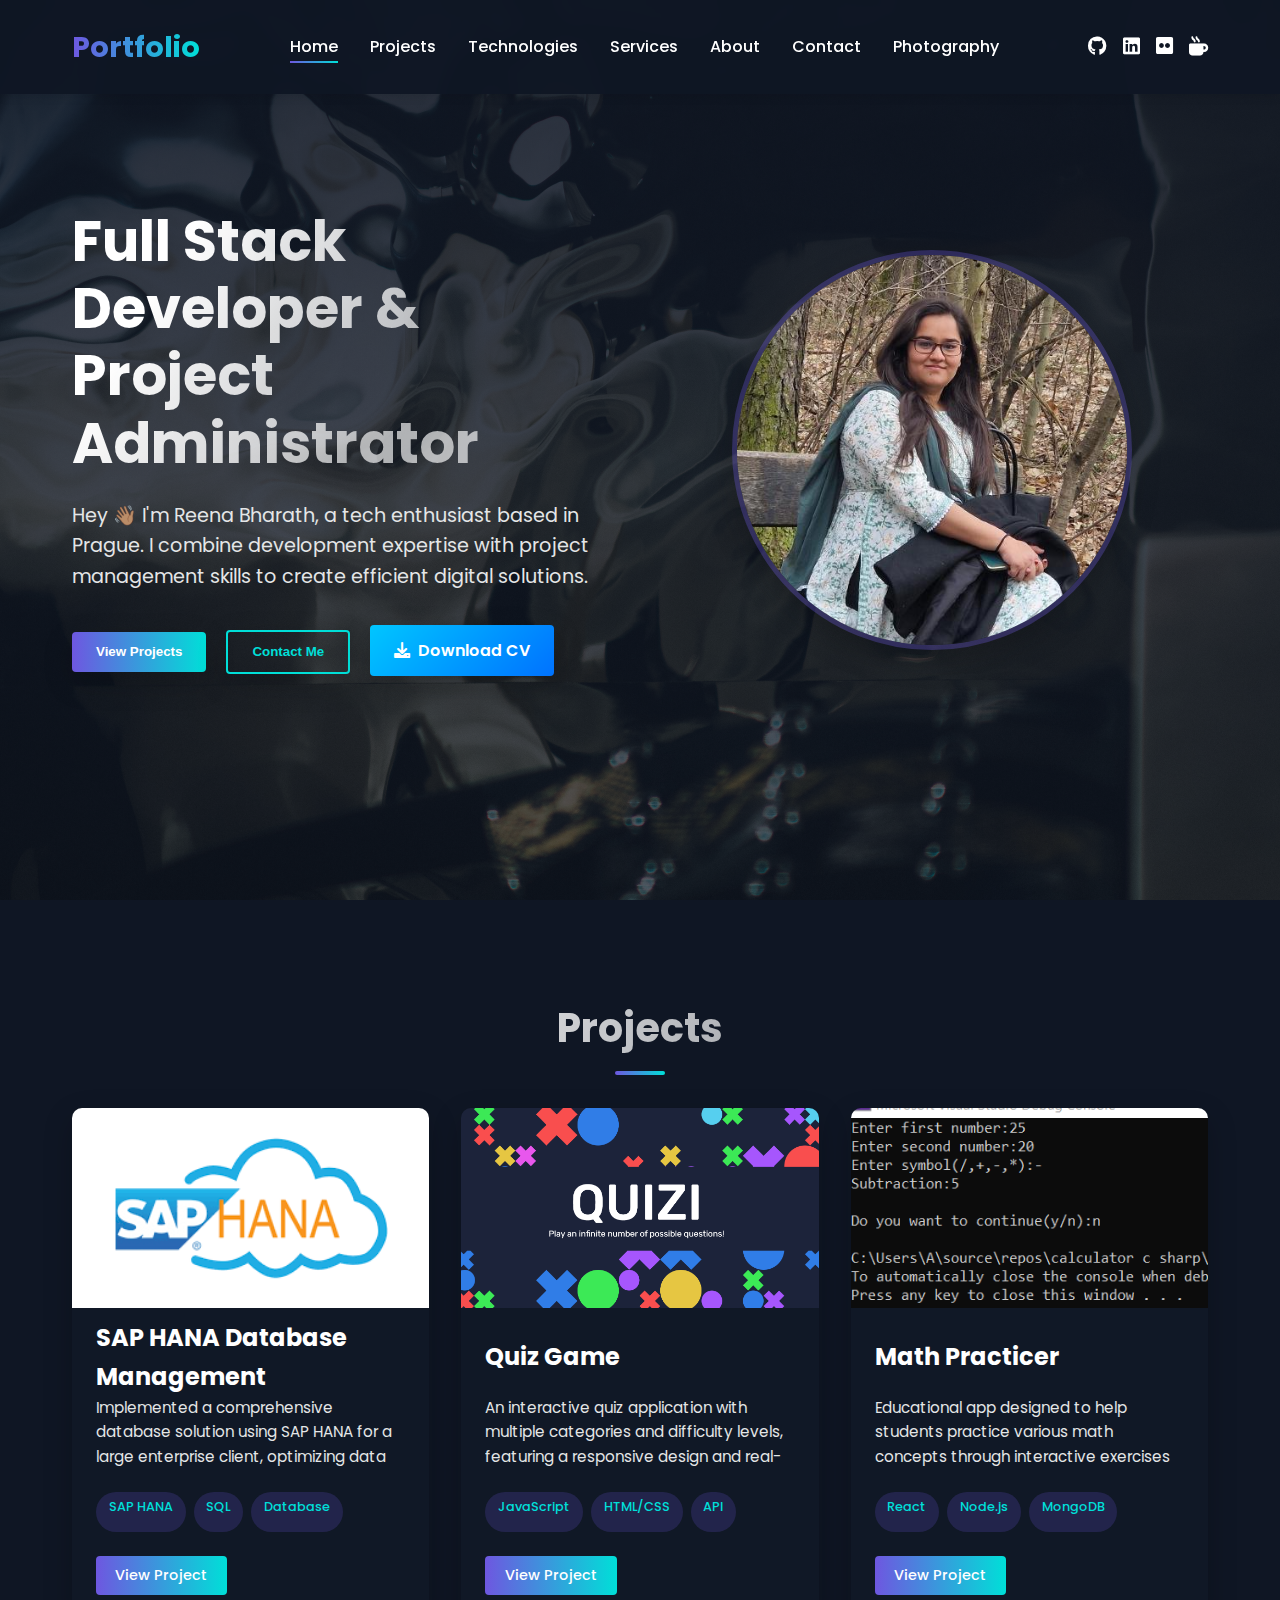
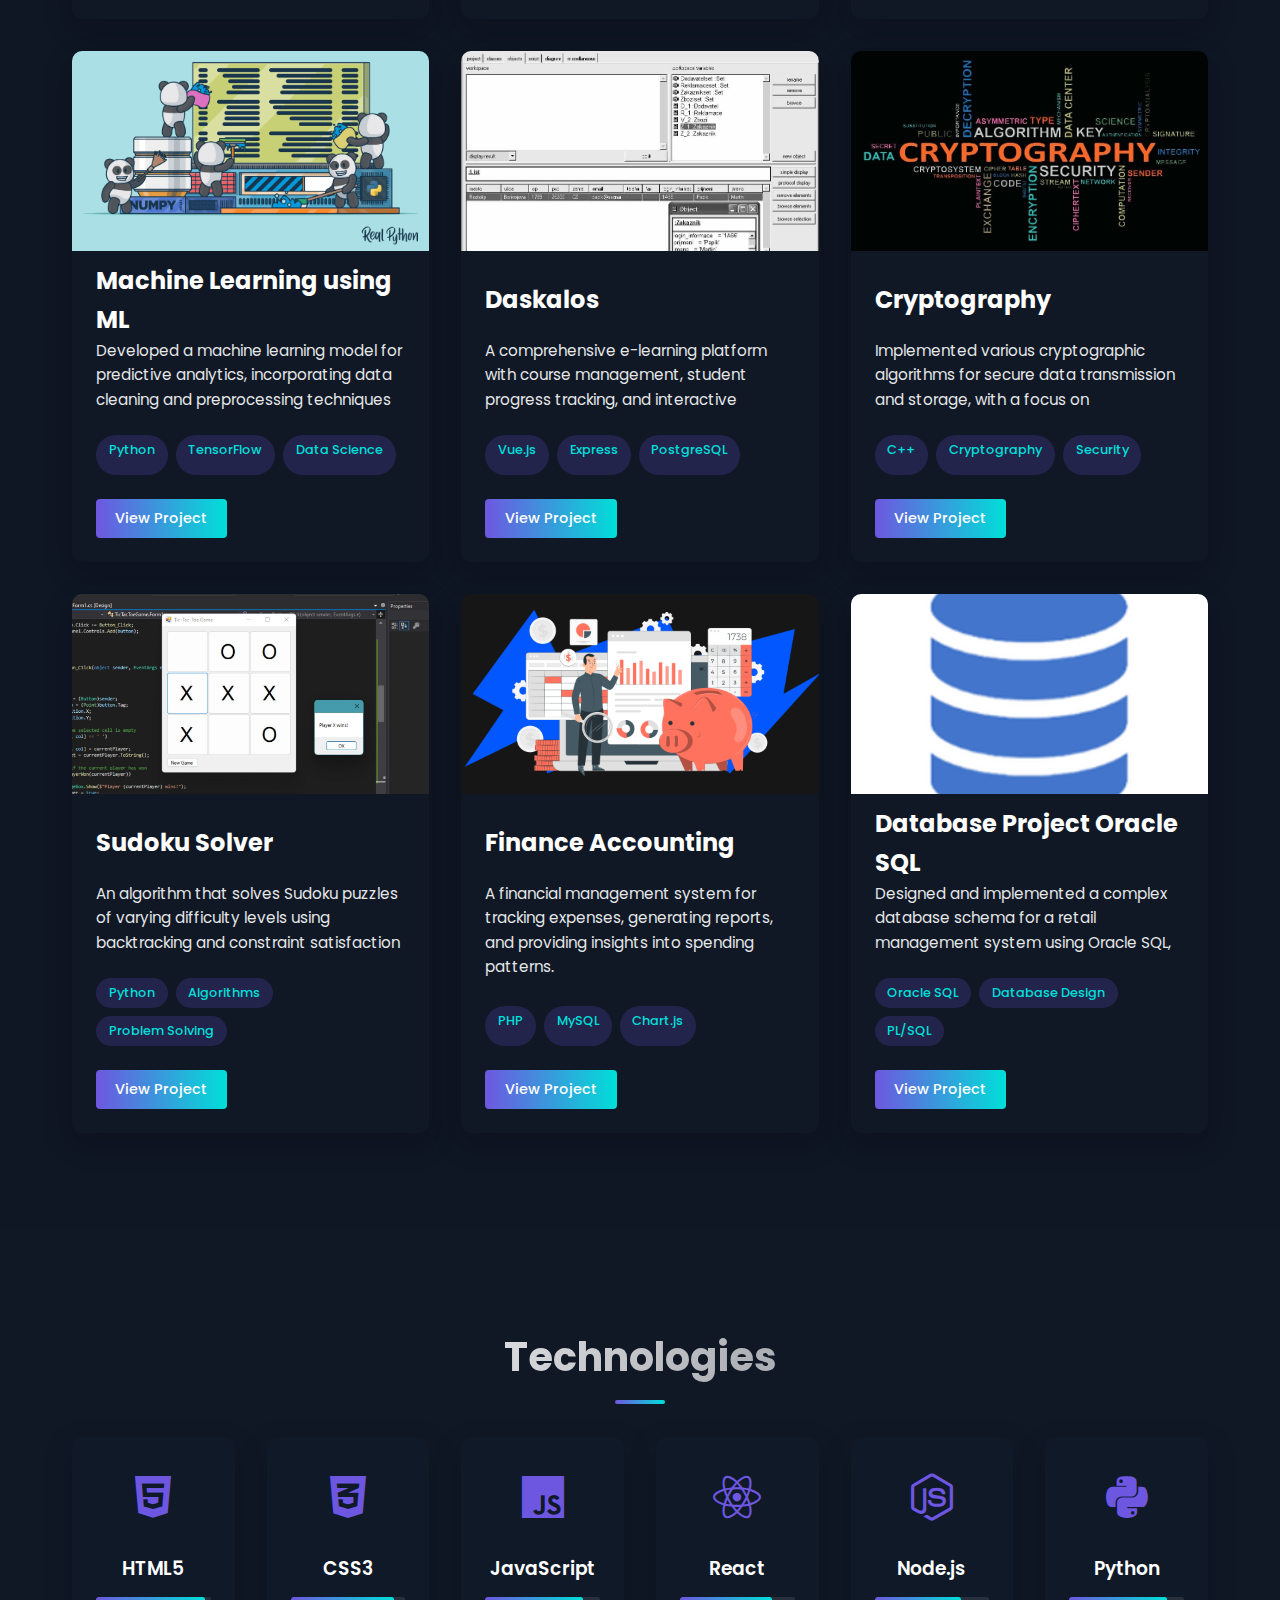
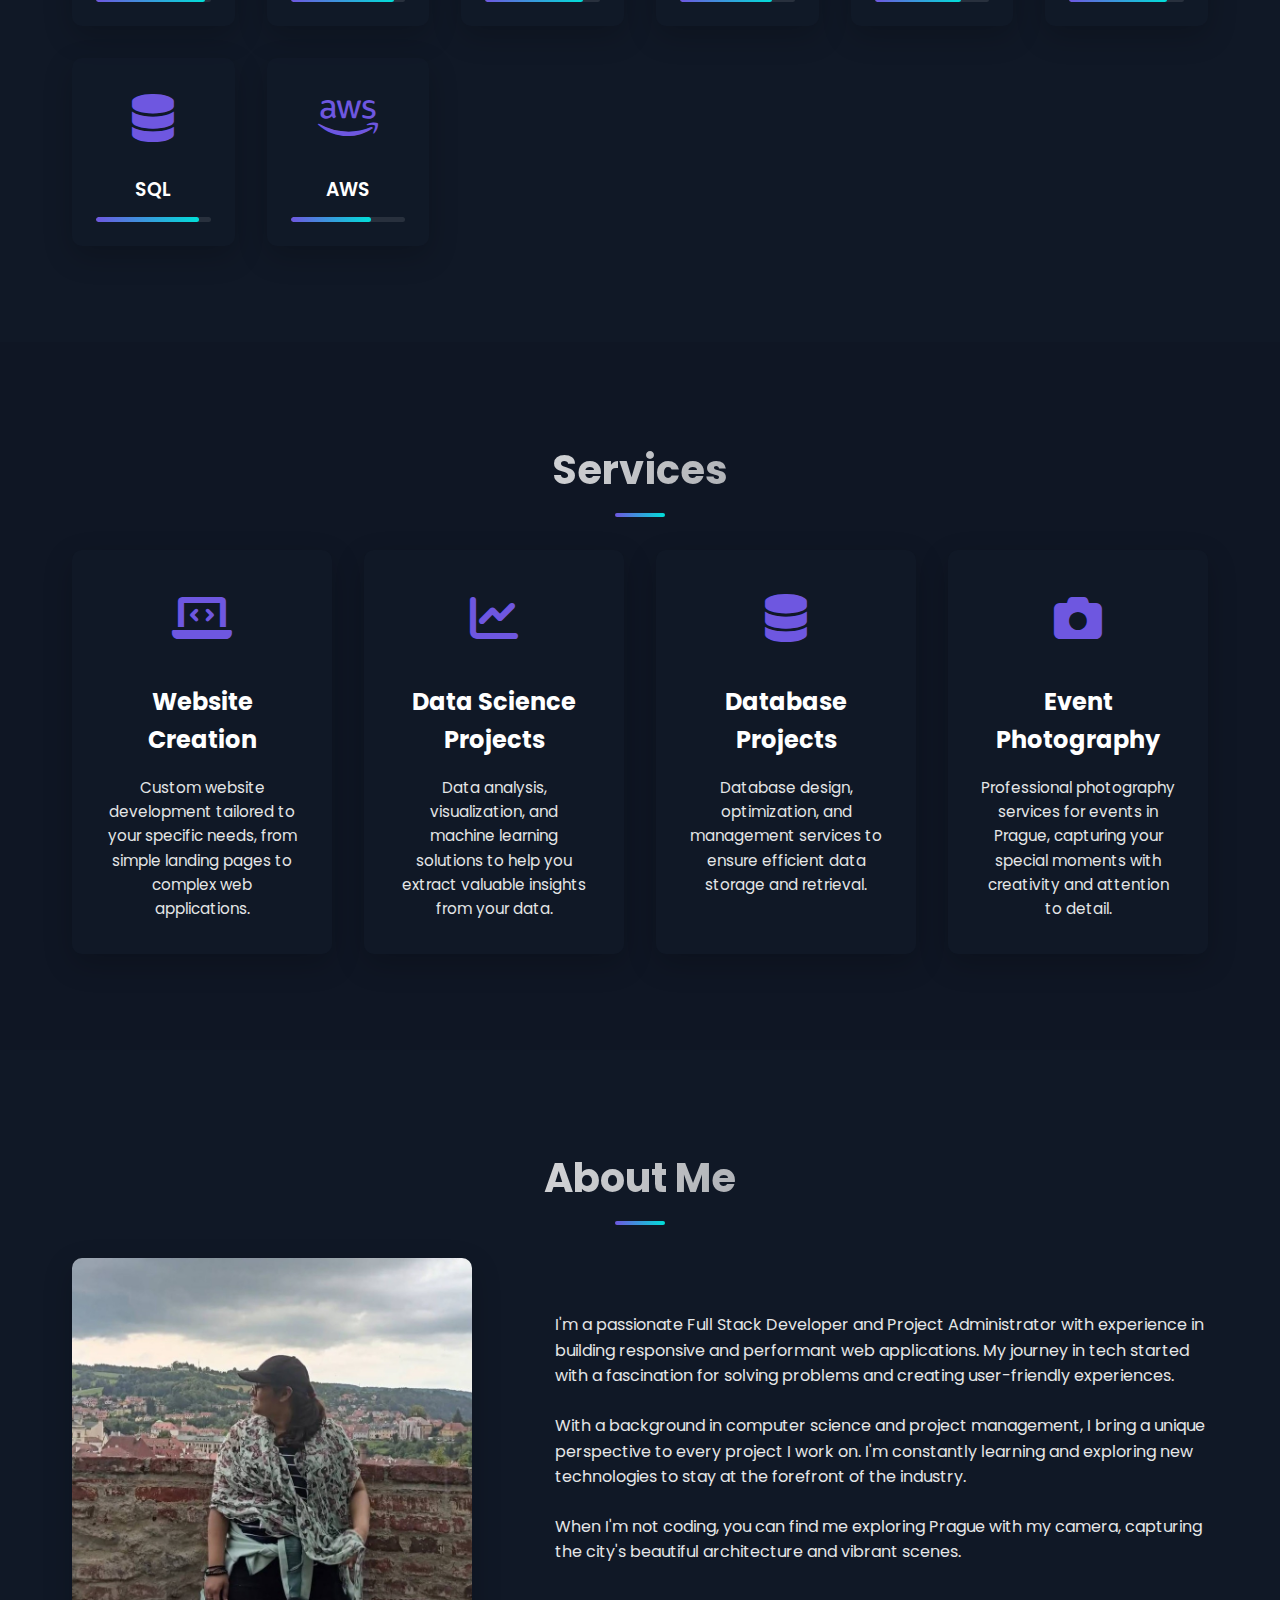
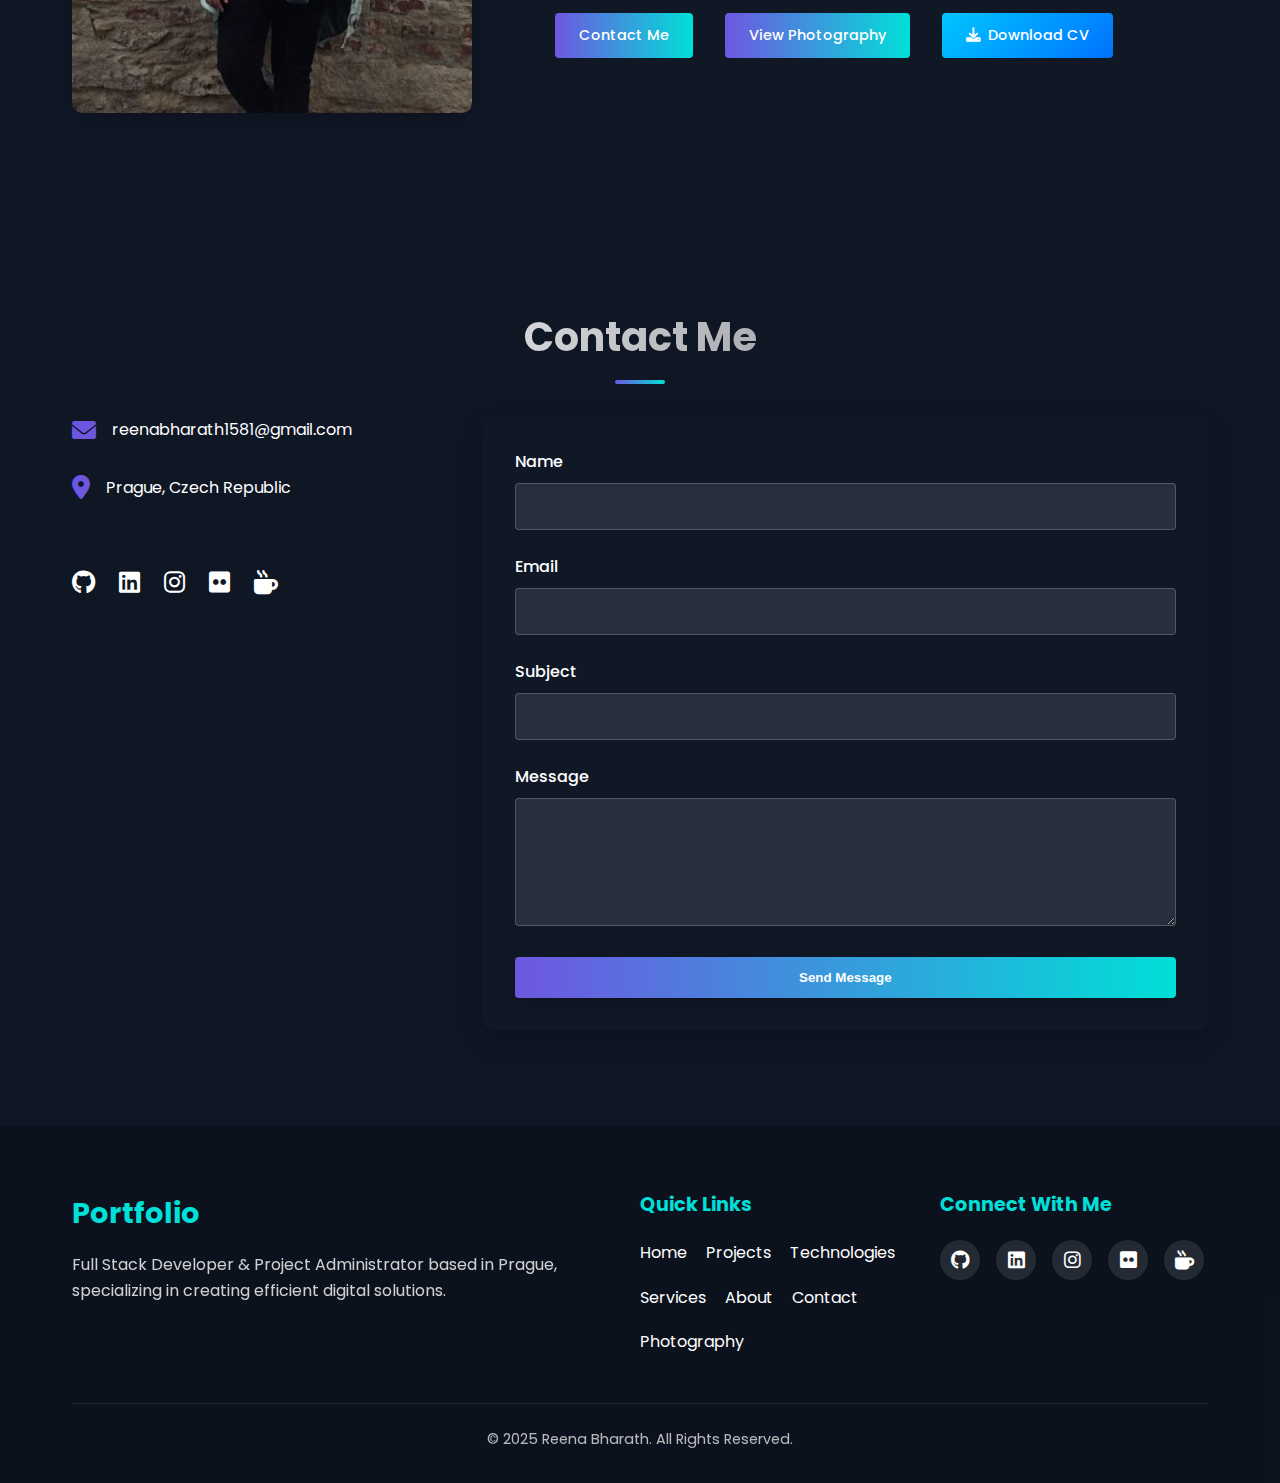
<file: index.html>
<!DOCTYPE html>
<html lang="en">
<head>
    <meta charset="UTF-8">
    <meta name="viewport" content="width=device-width, initial-scale=1.0">
    <title>Reena Bharath - Full Stack Developer & Project Administrator | Portfolio</title>
    <meta name="description" content="Reena Bharath is a Full Stack Developer and Project Administrator based in Prague, specializing in web development, project management, and photography.">
    <meta name="keywords" content="Reena Bharath, Full Stack Developer, Project Administrator, Web Development, Photography, Prague">
    <meta name="author" content="Reena Bharath">
    
    <!-- Open Graph / Social Media Meta Tags -->
    <meta property="og:title" content="Reena Bharath - Full Stack Developer & Project Administrator">
    <meta property="og:description" content="Full Stack Developer and Project Administrator based in Prague, specializing in web development and project management.">
    <meta property="og:image" content="images/profile.jpeg">
    <meta property="og:url" content="https://reenabharath.com">
    <meta property="og:type" content="website">
    
    <!-- Twitter Card data -->
    <meta name="twitter:card" content="summary_large_image">
    <meta name="twitter:title" content="Reena Bharath - Full Stack Developer & Project Administrator">
    <meta name="twitter:description" content="Full Stack Developer and Project Administrator based in Prague, specializing in web development and project management.">
    <meta name="twitter:image" content="images/profile.jpeg">
    
    <!-- Canonical URL -->
    <link rel="canonical" href="https://reenabharath.com">
    
    <!-- Favicon -->
    <link rel="icon" href="favicon.ico" type="image/x-icon">
    
    <!-- CSS -->
    <link rel="stylesheet" href="styles.css">
    <link rel="stylesheet" href="https://cdnjs.cloudflare.com/ajax/libs/font-awesome/6.0.0/css/all.min.css">
    <link href="https://fonts.googleapis.com/css2?family=Poppins:wght@300;400;500;600;700&display=swap" rel="stylesheet">
    
    <!-- Structured Data -->
    <script type="application/ld+json">
    {
      "@context": "https://schema.org",
      "@type": "Person",
      "name": "Reena Bharath",
      "url": "https://reenabharath.com",
      "image": "images/profile.jpeg",
      "jobTitle": "Full Stack Developer & Project Administrator",
      "worksFor": {
        "@type": "Organization",
        "name": "Freelance"
      },
      "sameAs": [
        "https://github.com/ReenaBharath",
        "https://linkedin.com",
        "https://www.flickr.com/photos/201096688@N04",
        "https://www.buymeacoffee.com/reenabharath"
      ]
    }
    </script>
</head>
<body>
    <header>
        <div class="container">
            <nav class="navbar">
                <div class="logo">Portfolio</div>
                <ul class="nav-links">
                    <li><a href="#home" class="active">Home</a></li>
                    <li><a href="#projects">Projects</a></li>
                    <li><a href="#technologies">Technologies</a></li>
                    <li><a href="#services">Services</a></li>
                    <li><a href="#about">About</a></li>
                    <li><a href="#contact">Contact</a></li>
                    <li><a href="photography.html">Photography</a></li>
                </ul>
                <div class="social-icons">
                    <a href="https://github.com/ReenaBharath" target="_blank" rel="noopener noreferrer" title="GitHub Profile"><i class="fab fa-github"></i><span class="sr-only">GitHub</span></a>
                    <a href="https://linkedin.com" target="_blank" rel="noopener noreferrer" title="LinkedIn Profile"><i class="fab fa-linkedin"></i><span class="sr-only">LinkedIn</span></a>
                    <a href="https://www.flickr.com/photos/201096688@N04" target="_blank" rel="noopener noreferrer" title="Flickr Profile"><i class="fab fa-flickr"></i><span class="sr-only">Flickr</span></a>
                    <a href="https://www.buymeacoffee.com/reenabharath" target="_blank" rel="noopener noreferrer" title="Buy Me a Coffee"><i class="fas fa-mug-hot"></i><span class="sr-only">Buy Me a Coffee</span></a>
                </div>
                <div class="hamburger">
                    <span class="bar"></span>
                    <span class="bar"></span>
                    <span class="bar"></span>
                </div>
            </nav>
        </div>
    </header>

    <main>
        <!-- Hero Section -->
        <section id="home" class="hero-section">
            <div class="container">
                <div class="hero-content">
                    <div class="hero-text">
                        <h1 class="title">Full Stack Developer &<br>Project Administrator</h1>
                        <p class="description">
                            Hey 👋🏽 I'm Reena Bharath, a tech enthusiast based in Prague. I combine
                            development expertise with project management skills to create
                            efficient digital solutions.
                        </p>
                        <button class="cta-button" onclick="scrollToSection('projects')">View Projects</button>
                        <button class="cta-button secondary" onclick="scrollToSection('contact')">Contact Me</button>
                        <a href="Reena Resume - V1.0 2025.pdf" class="cta-button download" download><i class="fas fa-download"></i> Download CV</a>
                    </div>
                    <div class="hero-image">
                        <img src="images/profile.jpg" alt="Reena Bharath">
                    </div>
                </div>
            </div>
        </section>

        <!-- Projects Section -->
        <section id="projects" class="projects-section">
            <div class="container">
                <h2 class="section-title">Projects</h2>
                <div class="projects-grid">
                    <div class="project-card">
                        <div class="project-image">
                            <img src="images/projects/SAP_HANA.png" alt="SAP HANA Project">
                        </div>
                        <div class="project-content">
                            <h3>SAP HANA Database Management</h3>
                            <p>Implemented a comprehensive database solution using SAP HANA for a large enterprise client, optimizing data retrieval and storage processes.</p>
                            <div class="tags">
                                <span class="tag">SAP HANA</span>
                                <span class="tag">SQL</span>
                                <span class="tag">Database</span>
                            </div>
                            <div class="project-links">
                                <a href="#" class="project-link">View Project</a>
                            </div>
                        </div>
                    </div>
                    
                    <div class="project-card">
                        <div class="project-image">
                            <img src="images/projects/quiz.png" alt="Quiz Game App">
                        </div>
                        <div class="project-content">
                            <h3>Quiz Game</h3>
                            <p>An interactive quiz application with multiple categories and difficulty levels, featuring a responsive design and real-time scoring.</p>
                            <div class="tags">
                                <span class="tag">JavaScript</span>
                                <span class="tag">HTML/CSS</span>
                                <span class="tag">API</span>
                            </div>
                            <div class="project-links">
                                <a href="#" class="project-link">View Project</a>
                            </div>
                        </div>
                    </div>
                    
                    <div class="project-card">
                        <div class="project-image">
                            <img src="images/projects/math_practicer.png" alt="Math Practicer App">
                        </div>
                        <div class="project-content">
                            <h3>Math Practicer</h3>
                            <p>Educational app designed to help students practice various math concepts through interactive exercises and challenges.</p>
                            <div class="tags">
                                <span class="tag">React</span>
                                <span class="tag">Node.js</span>
                                <span class="tag">MongoDB</span>
                            </div>
                            <div class="project-links">
                                <a href="#" class="project-link">View Project</a>
                            </div>
                        </div>
                    </div>
                    
                    <div class="project-card">
                        <div class="project-image">
                            <img src="images/projects/ML.png" alt="ML Data Cleaning Project">
                        </div>
                        <div class="project-content">
                            <h3>Machine Learning using ML</h3>
                            <p>Developed a machine learning model for predictive analytics, incorporating data cleaning and preprocessing techniques for improved accuracy.</p>
                            <div class="tags">
                                <span class="tag">Python</span>
                                <span class="tag">TensorFlow</span>
                                <span class="tag">Data Science</span>
                            </div>
                            <div class="project-links">
                                <a href="#" class="project-link">View Project</a>
                            </div>
                        </div>
                    </div>
                    
                    <div class="project-card">
                        <div class="project-image">
                            <img src="images/projects/daskalos.png" alt="Daskalos Learning Platform">
                        </div>
                        <div class="project-content">
                            <h3>Daskalos</h3>
                            <p>A comprehensive e-learning platform with course management, student progress tracking, and interactive learning materials.</p>
                            <div class="tags">
                                <span class="tag">Vue.js</span>
                                <span class="tag">Express</span>
                                <span class="tag">PostgreSQL</span>
                            </div>
                            <div class="project-links">
                                <a href="#" class="project-link">View Project</a>
                            </div>
                        </div>
                    </div>
                    
                    <div class="project-card">
                        <div class="project-image">
                            <img src="images/projects/cryptography.png" alt="Cryptography Project">
                        </div>
                        <div class="project-content">
                            <h3>Cryptography</h3>
                            <p>Implemented various cryptographic algorithms for secure data transmission and storage, with a focus on performance and security.</p>
                            <div class="tags">
                                <span class="tag">C++</span>
                                <span class="tag">Cryptography</span>
                                <span class="tag">Security</span>
                            </div>
                            <div class="project-links">
                                <a href="#" class="project-link">View Project</a>
                            </div>
                        </div>
                    </div>
                    
                    <div class="project-card">
                        <div class="project-image">
                            <img src="images/projects/sudoko.png" alt="Sudoku Solver">
                        </div>
                        <div class="project-content">
                            <h3>Sudoku Solver</h3>
                            <p>An algorithm that solves Sudoku puzzles of varying difficulty levels using backtracking and constraint satisfaction techniques.</p>
                            <div class="tags">
                                <span class="tag">Python</span>
                                <span class="tag">Algorithms</span>
                                <span class="tag">Problem Solving</span>
                            </div>
                            <div class="project-links">
                                <a href="#" class="project-link">View Project</a>
                            </div>
                        </div>
                    </div>
                    
                    <div class="project-card">
                        <div class="project-image">
                            <img src="images/projects/finance.png" alt="Finance Accounting Project">
                        </div>
                        <div class="project-content">
                            <h3>Finance Accounting</h3>
                            <p>A financial management system for tracking expenses, generating reports, and providing insights into spending patterns.</p>
                            <div class="tags">
                                <span class="tag">PHP</span>
                                <span class="tag">MySQL</span>
                                <span class="tag">Chart.js</span>
                            </div>
                            <div class="project-links">
                                <a href="#" class="project-link">View Project</a>
                            </div>
                        </div>
                    </div>
                    
                    <div class="project-card">
                        <div class="project-image">
                            <img src="images/projects/database.jpg" alt="Database Project">
                        </div>
                        <div class="project-content">
                            <h3>Database Project Oracle SQL</h3>
                            <p>Designed and implemented a complex database schema for a retail management system using Oracle SQL, including stored procedures and triggers.</p>
                            <div class="tags">
                                <span class="tag">Oracle SQL</span>
                                <span class="tag">Database Design</span>
                                <span class="tag">PL/SQL</span>
                            </div>
                            <div class="project-links">
                                <a href="#" class="project-link">View Project</a>
                            </div>
                        </div>
                    </div>
                </div>
            </div>
        </section>

        <!-- Technologies Section -->
        <section id="technologies" class="technologies-section">
            <div class="container">
                <h2 class="section-title">Technologies</h2>
                <div class="tech-grid">
                    <div class="tech-card">
                        <div class="tech-icon"><i class="fab fa-html5"></i></div>
                        <h3 class="tech-name">HTML5</h3>
                        <div class="tech-level">
                            <div class="tech-level-bar" data-level="95"></div>
                        </div>
                    </div>
                    
                    <div class="tech-card">
                        <div class="tech-icon"><i class="fab fa-css3-alt"></i></div>
                        <h3 class="tech-name">CSS3</h3>
                        <div class="tech-level">
                            <div class="tech-level-bar" data-level="90"></div>
                        </div>
                    </div>
                    
                    <div class="tech-card">
                        <div class="tech-icon"><i class="fab fa-js"></i></div>
                        <h3 class="tech-name">JavaScript</h3>
                        <div class="tech-level">
                            <div class="tech-level-bar" data-level="85"></div>
                        </div>
                    </div>
                    
                    <div class="tech-card">
                        <div class="tech-icon"><i class="fab fa-react"></i></div>
                        <h3 class="tech-name">React</h3>
                        <div class="tech-level">
                            <div class="tech-level-bar" data-level="80"></div>
                        </div>
                    </div>
                    
                    <div class="tech-card">
                        <div class="tech-icon"><i class="fab fa-node-js"></i></div>
                        <h3 class="tech-name">Node.js</h3>
                        <div class="tech-level">
                            <div class="tech-level-bar" data-level="75"></div>
                        </div>
                    </div>
                    
                    <div class="tech-card">
                        <div class="tech-icon"><i class="fab fa-python"></i></div>
                        <h3 class="tech-name">Python</h3>
                        <div class="tech-level">
                            <div class="tech-level-bar" data-level="85"></div>
                        </div>
                    </div>
                    
                    <div class="tech-card">
                        <div class="tech-icon"><i class="fas fa-database"></i></div>
                        <h3 class="tech-name">SQL</h3>
                        <div class="tech-level">
                            <div class="tech-level-bar" data-level="90"></div>
                        </div>
                    </div>
                    
                    <div class="tech-card">
                        <div class="tech-icon"><i class="fab fa-aws"></i></div>
                        <h3 class="tech-name">AWS</h3>
                        <div class="tech-level">
                            <div class="tech-level-bar" data-level="70"></div>
                        </div>
                    </div>
                </div>
            </div>
        </section>

        <!-- Services Section -->
        <section id="services" class="services-section">
            <div class="container">
                <h2 class="section-title">Services</h2>
                <div class="services-grid">
                    <div class="service-card">
                        <div class="service-icon">
                            <i class="fas fa-laptop-code"></i>
                        </div>
                        <h3 class="service-title">Website Creation</h3>
                        <p class="service-description">
                            Custom website development tailored to your specific needs, from simple landing pages to complex web applications.
                        </p>
                    </div>
                    
                    <div class="service-card">
                        <div class="service-icon">
                            <i class="fas fa-chart-line"></i>
                        </div>
                        <h3 class="service-title">Data Science Projects</h3>
                        <p class="service-description">
                            Data analysis, visualization, and machine learning solutions to help you extract valuable insights from your data.
                        </p>
                    </div>
                    
                    <div class="service-card">
                        <div class="service-icon">
                            <i class="fas fa-database"></i>
                        </div>
                        <h3 class="service-title">Database Projects</h3>
                        <p class="service-description">
                            Database design, optimization, and management services to ensure efficient data storage and retrieval.
                        </p>
                    </div>
                    
                    <div class="service-card">
                        <div class="service-icon">
                            <i class="fas fa-camera"></i>
                        </div>
                        <h3 class="service-title">Event Photography</h3>
                        <p class="service-description">
                            Professional photography services for events in Prague, capturing your special moments with creativity and attention to detail.
                        </p>
                    </div>
                </div>
            </div>
        </section>

        <!-- About Section -->
        <section id="about" class="about-section">
            <div class="container">
                <h2 class="section-title">About Me</h2>
                <div class="about-content">
                    <div class="about-image">
                        <img src="images/profile1.jpeg" alt="Reena Bharath">
                    </div>
                    <div class="about-text">
                        <p>I'm a passionate Full Stack Developer and Project Administrator with experience in building responsive and performant web applications. My journey in tech started with a fascination for solving problems and creating user-friendly experiences.</p>
                        <p>With a background in computer science and project management, I bring a unique perspective to every project I work on. I'm constantly learning and exploring new technologies to stay at the forefront of the industry.</p>
                        <p>When I'm not coding, you can find me exploring Prague with my camera, capturing the city's beautiful architecture and vibrant scenes.</p>
                        <div class="about-links">
                            <a href="#contact" class="about-link">Contact Me</a>
                            <a href="photography.html" class="about-link">View Photography</a>
                            <a href="Reena Resume_2024.pdf" class="about-link download-cv" download><i class="fas fa-download"></i> Download CV</a>
                        </div>
                    </div>
                </div>
            </div>
        </section>

        <!-- Contact Section -->
        <section id="contact" class="contact-section">
            <div class="container">
                <h2 class="section-title">Contact Me</h2>
                <div class="contact-content">
                    <div class="contact-info">
                        <div class="contact-item">
                            <i class="fas fa-envelope"></i>
                            <p>reenabharath1581@gmail.com</p>
                        </div>
                        <div class="contact-item">
                            <i class="fas fa-map-marker-alt"></i>
                            <p>Prague, Czech Republic</p>
                        </div>
                        <div class="contact-social">
                            <a href="https://github.com/ReenaBharath" target="_blank" rel="noopener noreferrer" title="GitHub Profile"><i class="fab fa-github"></i></a>
                            <a href="https://linkedin.com/in/reena-bharath-1b59481b8" target="_blank" rel="noopener noreferrer" title="LinkedIn Profile"><i class="fab fa-linkedin"></i></a>
                            <a href="https://instagram.com/15_reena_81" target="_blank" rel="noopener noreferrer" title="Instagram Profile"><i class="fab fa-instagram"></i></a>
                            <a href="https://www.flickr.com/photos/201096688@N04" target="_blank" rel="noopener noreferrer" title="Flickr Profile"><i class="fab fa-flickr"></i></a>
                            <a href="https://www.buymeacoffee.com/reenabharath" target="_blank" rel="noopener noreferrer" title="Buy Me a Coffee"><i class="fas fa-mug-hot"></i></a>
                        </div>
                    </div>
                    <div class="contact-form">
                        <form id="contactForm" action="https://formspree.io/f/mqaplpng" method="POST">
                            <div class="form-group">
                                <label for="name">Name</label>
                                <input type="text" id="name" name="name" required>
                            </div>
                            <div class="form-group">
                                <label for="email">Email</label>
                                <input type="email" id="email" name="_replyto" required>
                            </div>
                            <div class="form-group">
                                <label for="subject">Subject</label>
                                <input type="text" id="subject" name="subject" required>
                            </div>
                            <div class="form-group">
                                <label for="message">Message</label>
                                <textarea id="message" name="message" rows="5" required></textarea>
                            </div>
                            <input type="hidden" name="_subject" value="New contact from your website">
                            <input type="text" name="_gotcha" style="display:none">
                            <button type="submit" class="submit-button">Send Message</button>
                            <div id="form-status"></div>
                        </form>
                    </div>
                </div>
            </div>
        </section>
    </main>

    <footer>
        <div class="container">
            <div class="footer-content">
                <div class="footer-about">
                    <div class="footer-logo">Portfolio</div>
                    <p class="footer-description">Full Stack Developer & Project Administrator based in Prague, specializing in creating efficient digital solutions.</p>
                </div>
                <div class="footer-links">
                    <h4>Quick Links</h4>
                    <div class="horizontal-links">
                        <a href="#home">Home</a>
                        <a href="#projects">Projects</a>
                        <a href="#technologies">Technologies</a>
                        <a href="#services">Services</a>
                        <a href="#about">About</a>
                        <a href="#contact">Contact</a>
                        <a href="photography.html">Photography</a>
                    </div>
                </div>
                <div class="footer-social">
                    <h4>Connect With Me</h4>
                    <div class="social-icons">
                        <a href="https://github.com/ReenaBharath" target="_blank" rel="noopener noreferrer" title="GitHub Profile"><i class="fab fa-github"></i></a>
                        <a href="https://linkedin.com/in/reena-bharath-1b59481b8" target="_blank" rel="noopener noreferrer" title="LinkedIn Profile"><i class="fab fa-linkedin"></i></a>
                        <a href="https://instagram.com/15_reena_81" target="_blank" rel="noopener noreferrer" title="Instagram Profile"><i class="fab fa-instagram"></i></a>
                        <a href="https://www.flickr.com/photos/201096688@N04" target="_blank" rel="noopener noreferrer" title="Flickr Profile"><i class="fab fa-flickr"></i></a>
                        <a href="https://www.buymeacoffee.com/reenabharath" target="_blank" rel="noopener noreferrer" title="Buy Me a Coffee"><i class="fas fa-mug-hot"></i></a>
                    </div>
                </div>
            </div>
            <div class="footer-bottom">
                <p>&copy; 2025 Reena Bharath. All Rights Reserved.</p>
            </div>
        </div>
    </footer>
    
    <script src="script.js"></script>
</body>
</html>
</file>
<file: styles.css>
/* 
 * Main Stylesheet for Reena's Portfolio
 * Author: Reena Bharath
 * Description: Responsive styles for portfolio website
 */

/* ===== Base Styles ===== */
:root {
  --color-background: #0f1624;
  --color-primary: #6E57E0;
  --color-secondary: #0070f3;
  --color-accent: #00dfd8;
  --color-text: #ffffff;
  --color-text-secondary: #e4e6e7;
  --color-light: #f7f8fa;
  --color-dark: #0f1624;
  --gradient-primary: linear-gradient(90deg, #6E57E0 0%, #00dfd8 100%);
  --shadow-primary: 0 10px 30px rgba(0, 0, 0, 0.2);
  --transition-speed: 0.3s;
  --border-radius: 10px;
  --max-width: 1200px;
  --font-primary: 'Poppins', sans-serif;
}

* {
  margin: 0;
  padding: 0;
  box-sizing: border-box;
}

html {
  scroll-behavior: smooth;
  scroll-padding-top: 80px; /* Account for fixed header */
}

body {
  font-family: var(--font-primary);
  background-color: var(--color-background);
  color: var(--color-text);
  line-height: 1.6;
  overflow-x: hidden;
}

a {
  text-decoration: none;
  color: var(--color-text);
  transition: color var(--transition-speed) ease;
}

a:hover {
  color: var(--color-primary);
}

ul {
  list-style: none;
}

img {
  max-width: 100%;
  height: auto;
  display: block;
}

.container {
  width: 100%;
  max-width: var(--max-width);
  margin: 0 auto;
  padding: 0 2rem;
}

section {
  padding: 5rem 0;
  opacity: 1;
  transform: translateY(0);
  transition: opacity 0.8s ease-out, transform 0.8s ease-out;
  position: relative;
  overflow: hidden;
}

section:nth-child(1) {
  transition-delay: 0.1s;
}

section:nth-child(2) {
  transition-delay: 0.2s;
}

section:nth-child(3) {
  transition-delay: 0.3s;
}

section:nth-child(4) {
  transition-delay: 0.4s;
}

section:nth-child(5) {
  transition-delay: 0.5s;
}

.parallax-scroll {
  background-attachment: fixed;
  background-position: center;
  background-repeat: no-repeat;
  background-size: cover;
}

.section-title {
  font-size: 2.5rem;
  text-align: center;
  margin-bottom: 3rem;
  background: linear-gradient(121.57deg, #FFFFFF 18.77%, rgba(255, 255, 255, 0.66) 60.15%);
  -webkit-background-clip: text;
  background-clip: text;
  -webkit-text-fill-color: transparent;
  position: relative;
  opacity: 1;
}

.section-title::after {
  content: '';
  position: absolute;
  bottom: -15px;
  left: 50%;
  transform: translateX(-50%);
  width: 50px;
  height: 4px;
  background: var(--gradient-primary);
  border-radius: 2px;
}

/* ===== Header Styles ===== */
header {
  position: fixed;
  top: 0;
  left: 0;
  width: 100%;
  background-color: rgba(15, 22, 36, 0.95);
  -webkit-backdrop-filter: blur(5px);
  backdrop-filter: blur(5px);
  z-index: 1000;
  box-shadow: 0 2px 10px rgba(0, 0, 0, 0.1);
  transition: all 0.3s ease;
}

header.scrolled {
  background-color: rgba(15, 22, 36, 0.98);
  -webkit-backdrop-filter: blur(10px);
  backdrop-filter: blur(10px);
  box-shadow: 0 5px 20px rgba(0, 0, 0, 0.2);
}

.navbar {
  display: flex;
  justify-content: space-between;
  align-items: center;
  padding: 1.5rem 0;
}

.logo {
  font-size: 1.8rem;
  font-weight: 700;
  background: var(--gradient-primary);
  -webkit-background-clip: text;
  background-clip: text;
  -webkit-text-fill-color: transparent;
}

.nav-links {
  display: flex;
  align-items: center;
  gap: 2rem;
}

.nav-links a {
  font-weight: 500;
  position: relative;
}

.nav-links a::after {
  content: '';
  position: absolute;
  bottom: -5px;
  left: 0;
  width: 0;
  height: 2px;
  background: var(--gradient-primary);
  transition: width 0.3s ease;
}

.nav-links a:hover::after,
.nav-links a.active::after {
  width: 100%;
}

.social-icons {
  display: flex;
  gap: 1rem;
}

.social-icons a {
  font-size: 1.2rem;
  transition: transform 0.3s ease;
}

.social-icons a:hover {
  transform: translateY(-3px);
}

.hamburger {
  display: none;
  cursor: pointer;
}

.bar {
  display: block;
  width: 25px;
  height: 3px;
  margin: 5px auto;
  background-color: var(--color-text);
  transition: all 0.3s ease;
}

/* ===== Hero Section ===== */
.hero-section {
  min-height: 100vh;
  display: flex;
  align-items: center;
  background-image: url('images/background.jpg');
  background-size: cover;
  background-position: center;
  position: relative;
}

.hero-section::before {
  content: '';
  position: absolute;
  top: 0;
  left: 0;
  width: 100%;
  height: 100%;
  background: linear-gradient(
    to bottom,
    rgba(15, 22, 36, 0.9),
    rgba(15, 22, 36, 0.7)
  );
}

.hero-content {
  position: relative;
  z-index: 1;
  display: flex;
  align-items: center;
  justify-content: space-between;
  gap: 2rem;
}

.hero-text {
  flex: 1;
}

.hero-text .title {
  font-size: 3.5rem;
  line-height: 1.2;
  margin-bottom: 1.5rem;
  background: linear-gradient(121.57deg, #FFFFFF 18.77%, rgba(255, 255, 255, 0.66) 60.15%);
  -webkit-background-clip: text;
  background-clip: text;
  -webkit-text-fill-color: transparent;
}

.hero-text .description {
  font-size: 1.2rem;
  color: var(--color-text-secondary);
  margin-bottom: 2rem;
  max-width: 600px;
}

.hero-image {
  flex: 1;
  display: flex;
  justify-content: center;
}

.hero-image img {
  max-width: 400px;
  border-radius: 50%;
  border: 5px solid rgba(110, 87, 224, 0.3);
  box-shadow: var(--shadow-primary);
}

.cta-button {
  padding: 0.8rem 1.5rem;
  margin-right: 1rem;
  margin-bottom: 1rem;
  background: var(--gradient-primary);
  border: none;
  border-radius: 4px;
  color: var(--color-text);
  font-weight: 600;
  cursor: pointer;
  transition: all 0.3s ease;
  box-shadow: var(--shadow-primary);
  display: inline-flex;
  align-items: center;
  justify-content: center;
  text-decoration: none;
}

.cta-button:hover {
  transform: translateY(-3px);
  box-shadow: 0 10px 20px rgba(0, 0, 0, 0.2);
}

.cta-button.secondary {
  background: transparent;
  border: 2px solid var(--color-accent);
  color: var(--color-accent);
}

.cta-button.download {
  background: linear-gradient(135deg, #00c6ff, #0072ff);
}

.cta-button.download i {
  margin-right: 0.5rem;
}

/* ===== Projects Section ===== */
.projects-section {
  background-color: var(--color-dark);
  padding: 6rem 0;
}

.projects-grid {
  display: grid;
  grid-template-columns: repeat(auto-fill, minmax(300px, 1fr));
  gap: 2rem;
  margin-top: 3rem;
}

.project-card {
  background: rgba(17, 25, 40, 0.7);
  border-radius: var(--border-radius);
  overflow: hidden;
  box-shadow: var(--shadow-primary);
  transition: transform 0.3s ease, box-shadow 0.3s ease;
  display: flex;
  flex-direction: column;
  height: 100%;
}

.project-card:hover {
  transform: translateY(-10px);
  box-shadow: 0 15px 30px rgba(0, 0, 0, 0.3);
}

.project-image {
  height: 200px;
  overflow: hidden;
}

.project-image img {
  width: 100%;
  height: 100%;
  object-fit: cover;
  transition: transform 0.5s ease;
}

.project-card:hover .project-image img {
  transform: scale(1.05);
}

.project-content {
  padding: 1.5rem;
  display: flex;
  flex-direction: column;
  flex-grow: 1;
}

.project-content h3 {
  font-size: 1.5rem;
  margin-bottom: 0.8rem;
  color: var(--color-text);
  height: 3.2rem;
  display: flex;
  align-items: center;
}

.project-content p {
  color: var(--color-text-secondary);
  margin-bottom: 1.5rem;
  font-size: 0.95rem;
  flex-grow: 1;
  height: 4.5rem;
  overflow: hidden;
}

.tags {
  display: flex;
  flex-wrap: wrap;
  gap: 0.5rem;
  margin-bottom: 1.5rem;
  min-height: 2.5rem;
}

.tag {
  background: rgba(110, 87, 224, 0.2);
  color: var(--color-accent);
  padding: 0.3rem 0.8rem;
  border-radius: 20px;
  font-size: 0.8rem;
  font-weight: 500;
}

.project-links {
  display: flex;
  gap: 1rem;
  margin-top: auto;
}

.project-link {
  padding: 0.5rem 1.2rem;
  background: var(--gradient-primary);
  border-radius: 4px;
  font-size: 0.9rem;
  font-weight: 500;
  transition: all 0.3s ease;
}

.project-link:hover {
  opacity: 0.9;
  color: var(--color-text);
}

/* ===== Technologies Section ===== */
.technologies-section {
  background-color: rgba(17, 25, 40, 0.5);
  padding: 6rem 0;
}

.tech-grid {
  display: grid;
  grid-template-columns: repeat(auto-fill, minmax(150px, 1fr));
  gap: 2rem;
  margin-top: 3rem;
}

.tech-card {
  background: rgba(17, 25, 40, 0.7);
  border-radius: var(--border-radius);
  padding: 1.5rem;
  text-align: center;
  transition: transform 0.3s ease;
  box-shadow: var(--shadow-primary);
}

.tech-card:hover {
  transform: translateY(-5px);
}

.tech-icon {
  font-size: 3rem;
  margin-bottom: 1rem;
  color: var(--color-primary);
}

.tech-name {
  font-weight: 600;
  margin-bottom: 0.5rem;
}

.tech-level {
  height: 5px;
  background: rgba(255, 255, 255, 0.1);
  border-radius: 10px;
  overflow: hidden;
  margin-top: 0.8rem;
}

.tech-level-bar {
  height: 100%;
  background: var(--gradient-primary);
  border-radius: 10px;
}

/* ===== Services Section ===== */
.services-section {
  background-color: var(--color-dark);
  padding: 6rem 0;
}

.services-grid {
  display: grid;
  grid-template-columns: repeat(auto-fill, minmax(250px, 1fr));
  gap: 2rem;
  margin-top: 3rem;
}

.service-card {
  background: rgba(17, 25, 40, 0.7);
  border-radius: var(--border-radius);
  padding: 2rem;
  text-align: center;
  transition: transform 0.3s ease, box-shadow 0.3s ease;
  box-shadow: var(--shadow-primary);
}

.service-card:hover {
  transform: translateY(-10px);
  box-shadow: 0 15px 30px rgba(0, 0, 0, 0.3);
}

.service-icon {
  font-size: 3rem;
  margin-bottom: 1.5rem;
  color: var(--color-primary);
}

.service-title {
  font-size: 1.5rem;
  margin-bottom: 1rem;
  color: var(--color-text);
}

.service-description {
  color: var(--color-text-secondary);
  font-size: 0.95rem;
}

/* ===== About Section ===== */
.about-section {
  background-color: rgba(17, 25, 40, 0.5);
  padding: 6rem 0;
}

.about-content {
  display: flex;
  align-items: center;
  gap: 3rem;
  margin-top: 3rem;
}

.about-image {
  flex: 1;
}

.about-image img {
  border-radius: var(--border-radius);
  box-shadow: var(--shadow-primary);
  max-width: 400px;
}

.about-text {
  flex: 1.5;
}

.about-text p {
  margin-bottom: 1.5rem;
  color: var(--color-text-secondary);
}

.about-links {
  display: flex;
  gap: 1rem;
  margin-top: 2rem;
}

.about-link {
  display: inline-flex;
  align-items: center;
  padding: 0.7rem 1.5rem;
  margin-right: 1rem;
  margin-top: 1rem;
  background: var(--gradient-primary);
  border-radius: 4px;
  font-size: 0.9rem;
  font-weight: 500;
  transition: all 0.3s ease;
  text-decoration: none;
}

.about-link:hover {
  transform: translateY(-3px);
  box-shadow: 0 10px 20px rgba(0, 0, 0, 0.2);
}

.about-link.download-cv {
  background: linear-gradient(135deg, #00c6ff, #0072ff);
}

.about-link.download-cv i {
  margin-right: 0.5rem;
}

/* ===== Contact Section ===== */
.contact-section {
  background-color: var(--color-dark);
  padding: 6rem 0;
}

.contact-content {
  display: grid;
  grid-template-columns: 1fr 2fr;
  gap: 3rem;
  margin-top: 3rem;
}

.contact-info {
  display: flex;
  flex-direction: column;
  gap: 2rem;
}

.contact-item {
  display: flex;
  align-items: center;
  gap: 1rem;
}

.contact-item i {
  font-size: 1.5rem;
  color: var(--color-primary);
}

.contact-social {
  display: flex;
  gap: 1.5rem;
  margin-top: 2rem;
}

.contact-social a {
  font-size: 1.5rem;
  color: var(--color-text);
  transition: all 0.3s ease;
}

.contact-social a:hover {
  color: var(--color-primary);
  transform: translateY(-3px);
}

.contact-form {
  background: rgba(17, 25, 40, 0.7);
  border-radius: var(--border-radius);
  padding: 2rem;
  box-shadow: var(--shadow-primary);
}

.form-group {
  margin-bottom: 1.5rem;
}

.form-group label {
  display: block;
  margin-bottom: 0.5rem;
  font-weight: 500;
}

.form-group input,
.form-group textarea {
  width: 100%;
  padding: 0.8rem 1rem;
  background: rgba(255, 255, 255, 0.1);
  border: 1px solid rgba(255, 255, 255, 0.2);
  border-radius: 4px;
  color: var(--color-text);
  font-family: var(--font-primary);
  transition: all 0.3s ease;
}

.form-group input:focus,
.form-group textarea:focus {
  outline: none;
  border-color: var(--color-primary);
  background: rgba(255, 255, 255, 0.15);
}

.submit-button {
  display: inline-block;
  padding: 0.8rem 2rem;
  background: var(--gradient-primary);
  border-radius: 4px;
  font-weight: 600;
  color: var(--color-text);
  box-shadow: 0 4px 15px rgba(0, 0, 0, 0.2);
  transition: all 0.3s ease;
  border: none;
  cursor: pointer;
  width: 100%;
}

.submit-button:hover {
  transform: translateY(-3px);
  box-shadow: 0 10px 20px rgba(0, 0, 0, 0.3);
}

/* ===== Footer ===== */
footer {
  background-color: rgba(13, 18, 30, 0.95);
  padding: 4rem 0 2rem;
}

.footer-content {
  display: grid;
  grid-template-columns: 2fr 1fr 1fr;
  gap: 2rem;
}

.footer-logo {
  font-size: 1.8rem;
  font-weight: 700;
  margin-bottom: 1rem;
  color: var(--color-accent);
}

.footer-description {
  line-height: 1.6;
  margin-bottom: 1.5rem;
  opacity: 0.8;
}

.footer-links h4, .footer-social h4 {
  margin-bottom: 1.2rem;
  font-size: 1.2rem;
  color: var(--color-accent);
}

.footer-links ul {
  list-style: none;
  padding: 0;
}

.footer-links ul li {
  margin-bottom: 0.8rem;
}

.footer-links a {
  color: var(--color-text);
  text-decoration: none;
  transition: color 0.3s ease;
}

.footer-links a:hover {
  color: var(--color-accent);
}

.horizontal-links {
  display: flex;
  flex-wrap: wrap;
  gap: 1.2rem;
}

.horizontal-links a {
  color: var(--color-text);
  text-decoration: none;
  transition: color 0.3s ease;
  position: relative;
}

.horizontal-links a:hover {
  color: var(--color-accent);
}

.horizontal-links a::after {
  content: "";
  position: absolute;
  width: 0;
  height: 2px;
  bottom: -4px;
  left: 0;
  background-color: var(--color-accent);
  transition: width 0.3s ease;
}

.horizontal-links a:hover::after {
  width: 100%;
}

@media (max-width: 768px) {
  .horizontal-links {
    flex-direction: column;
    gap: 0.8rem;
  }
  
  .horizontal-links a::after {
    display: none;
  }
}

.footer-social .social-icons {
  display: flex;
  gap: 1rem;
}

.footer-social .social-icons a {
  display: flex;
  align-items: center;
  justify-content: center;
  width: 40px;
  height: 40px;
  border-radius: 50%;
  background-color: rgba(255, 255, 255, 0.1);
  color: var(--color-text);
  transition: all 0.3s ease;
}

.footer-social .social-icons a:hover {
  background-color: var(--color-accent);
  color: var(--color-dark);
  transform: translateY(-3px);
}

.footer-bottom {
  margin-top: 3rem;
  padding-top: 1.5rem;
  border-top: 1px solid rgba(255, 255, 255, 0.1);
  text-align: center;
  font-size: 0.9rem;
  opacity: 0.7;
}

@media (max-width: 768px) {
  .footer-content {
    grid-template-columns: 1fr;
    gap: 2rem;
  }
}

/* ===== Responsive Styles ===== */
@media screen and (max-width: 1024px) {
  .hero-text .title {
    font-size: 3rem;
  }
  
  .about-content {
    flex-direction: column;
    text-align: center;
  }
  
  .about-image {
    margin-bottom: 2rem;
  }
  
  .about-links {
    justify-content: center;
  }
  
  .contact-content {
    grid-template-columns: 1fr;
  }
}

@media screen and (max-width: 768px) {
  .hamburger {
    display: block;
  }
  
  .nav-links {
    position: fixed;
    top: 80px;
    left: -100%;
    width: 100%;
    flex-direction: column;
    background-color: rgba(15, 22, 36, 0.95);
    -webkit-backdrop-filter: blur(10px);
    backdrop-filter: blur(10px);
    padding: 2rem 0;
    transition: left 0.3s ease;
    z-index: 999;
    gap: 1.5rem;
  }
  
  .nav-links.open {
    left: 0;
  }
  
  .hamburger.active .bar:nth-child(1) {
    transform: translateY(8px) rotate(45deg);
  }
  
  .hamburger.active .bar:nth-child(2) {
    opacity: 0;
  }
  
  .hamburger.active .bar:nth-child(3) {
    transform: translateY(-8px) rotate(-45deg);
  }
  
  .hero-content {
    flex-direction: column-reverse;
    text-align: center;
  }
  
  .hero-text .title {
    font-size: 2.5rem;
  }
  
  .hero-text .description {
    font-size: 1rem;
  }
  
  .projects-grid {
    grid-template-columns: 1fr;
  }
  
  .tech-grid {
    grid-template-columns: repeat(2, 1fr);
  }
  
  .services-grid {
    grid-template-columns: 1fr;
  }
  
  .about-image img {
    max-width: 100%;
  }
}

@media screen and (max-width: 480px) {
  .hero-text .title {
    font-size: 2rem;
  }
  
  .section-title {
    font-size: 2rem;
  }
  
  .tech-grid {
    grid-template-columns: 1fr;
  }
  
  .cta-button {
    display: block;
    width: 100%;
    margin-bottom: 1rem;
  }
  
  .cta-button.secondary {
    margin-left: 0;
  }
  
  .footer-content {
    grid-template-columns: 1fr;
    text-align: center;
  }
  
  .footer-social .social-icons {
    justify-content: center;
  }
}

/* Accessibility */
.sr-only {
  position: absolute;
  width: 1px;
  height: 1px;
  padding: 0;
  margin: -1px;
  overflow: hidden;
  clip: rect(0, 0, 0, 0);
  white-space: nowrap;
  border-width: 0;
}
</file>
